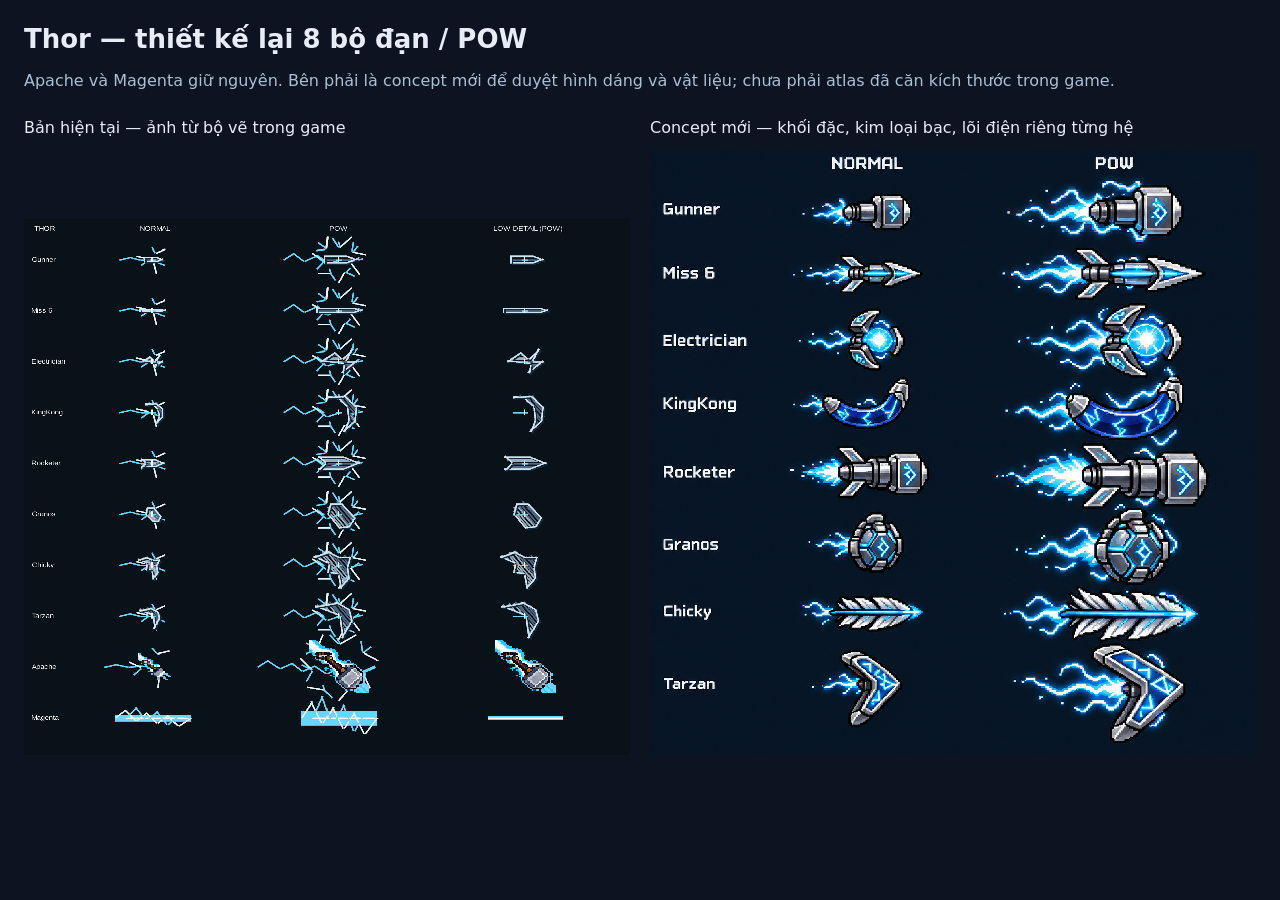
<file: art/concepts/thor-all-classes/thor-projectiles-v2-review.html>
<!doctype html><html lang="vi"><meta charset="utf-8"><title>Thor — thiết kế lại đạn và POW</title>
<style>body{margin:24px;background:#0b1420;color:#e5edf7;font:16px system-ui}h1{font-size:26px}p{color:#acbfd4}main{display:grid;grid-template-columns:1fr 1fr;gap:20px}img{width:100%;image-rendering:pixelated}a{color:#8ddfff}@media(max-width:800px){main{grid-template-columns:1fr}}figure{margin:0}figcaption{margin:12px 0}</style>
<h1>Thor — thiết kế lại 8 bộ đạn / POW</h1><p>Apache và Magenta giữ nguyên. Bên phải là concept mới để duyệt hình dáng và vật liệu; chưa phải atlas đã căn kích thước trong game.</p>
<main><figure><figcaption>Bản hiện tại — ảnh từ bộ vẽ trong game</figcaption><a href="thor-projectiles-runtime-v1.png"><img src="thor-projectiles-runtime-v1.png"></a></figure><figure><figcaption>Concept mới — khối đặc, kim loại bạc, lõi điện riêng từng hệ</figcaption><a href="thor-projectiles-concept-v2.png"><img src="thor-projectiles-concept-v2.png"></a></figure></main></html>
</file>
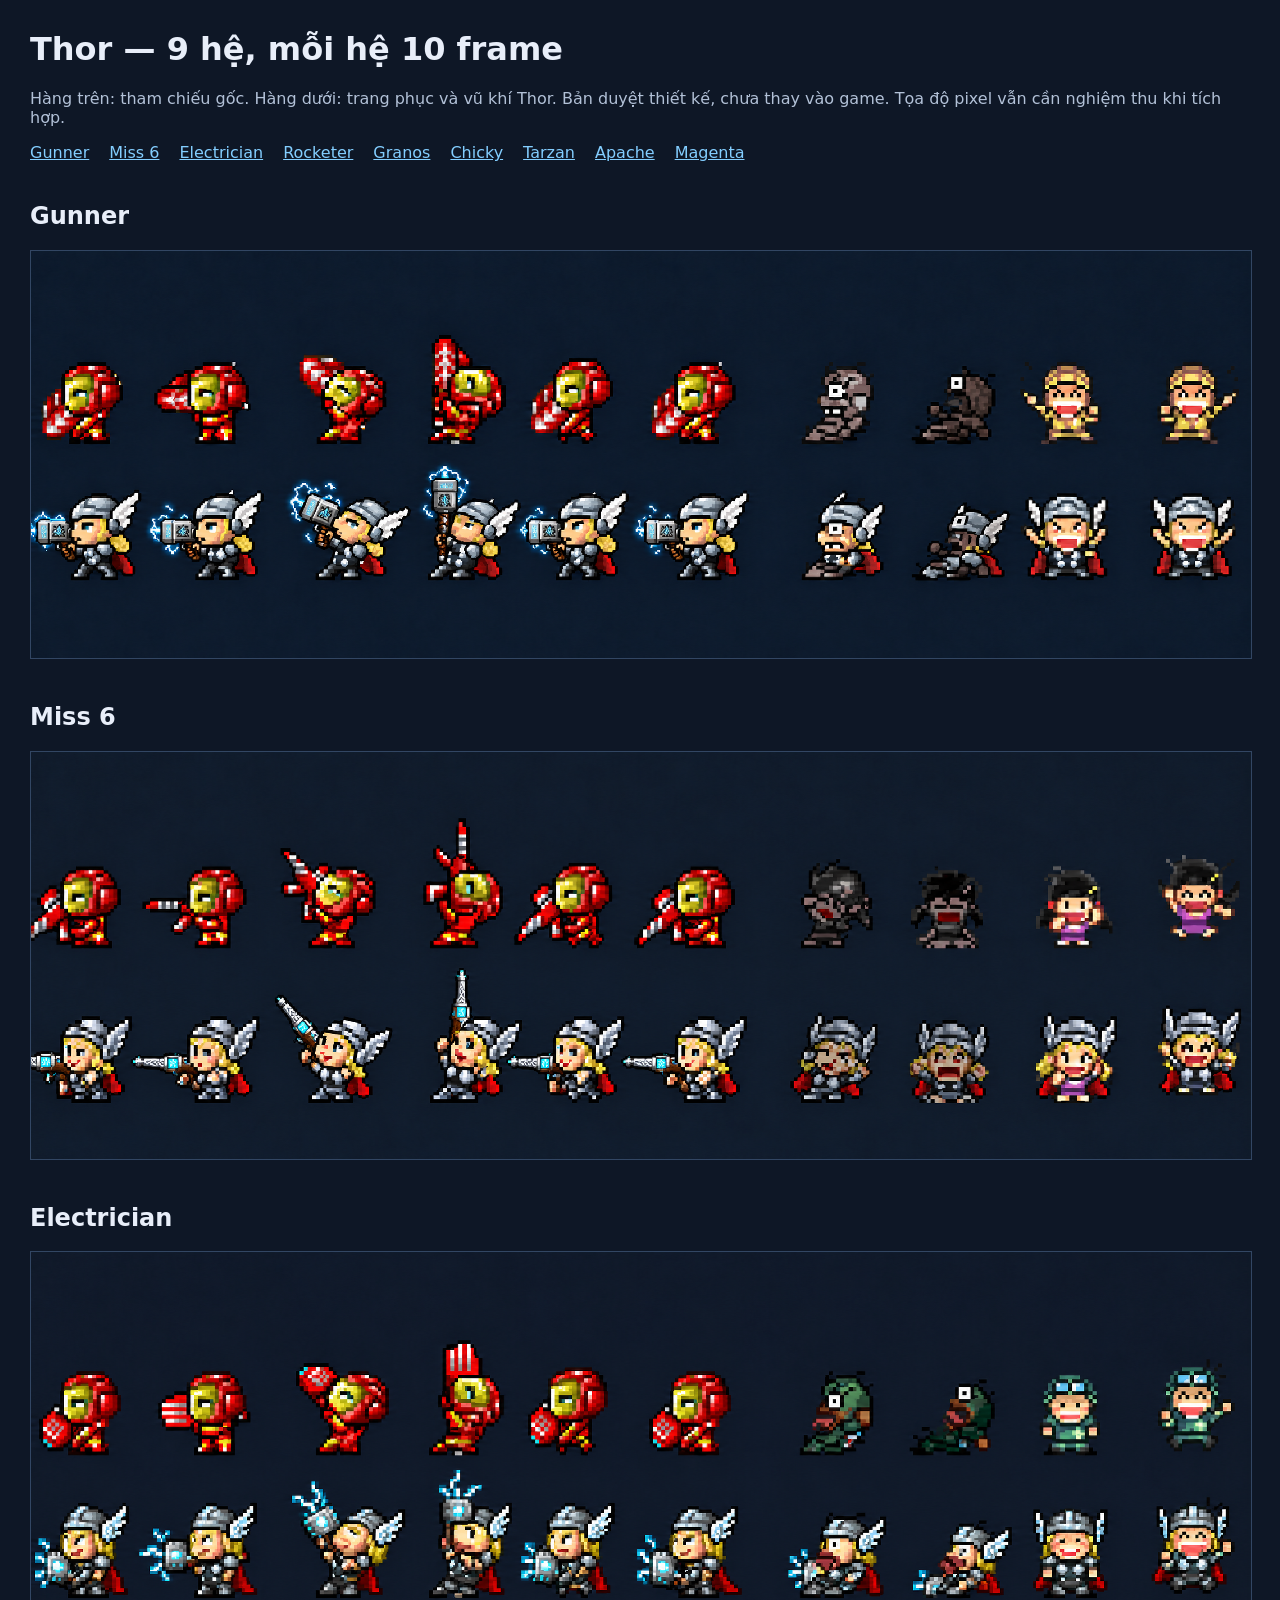
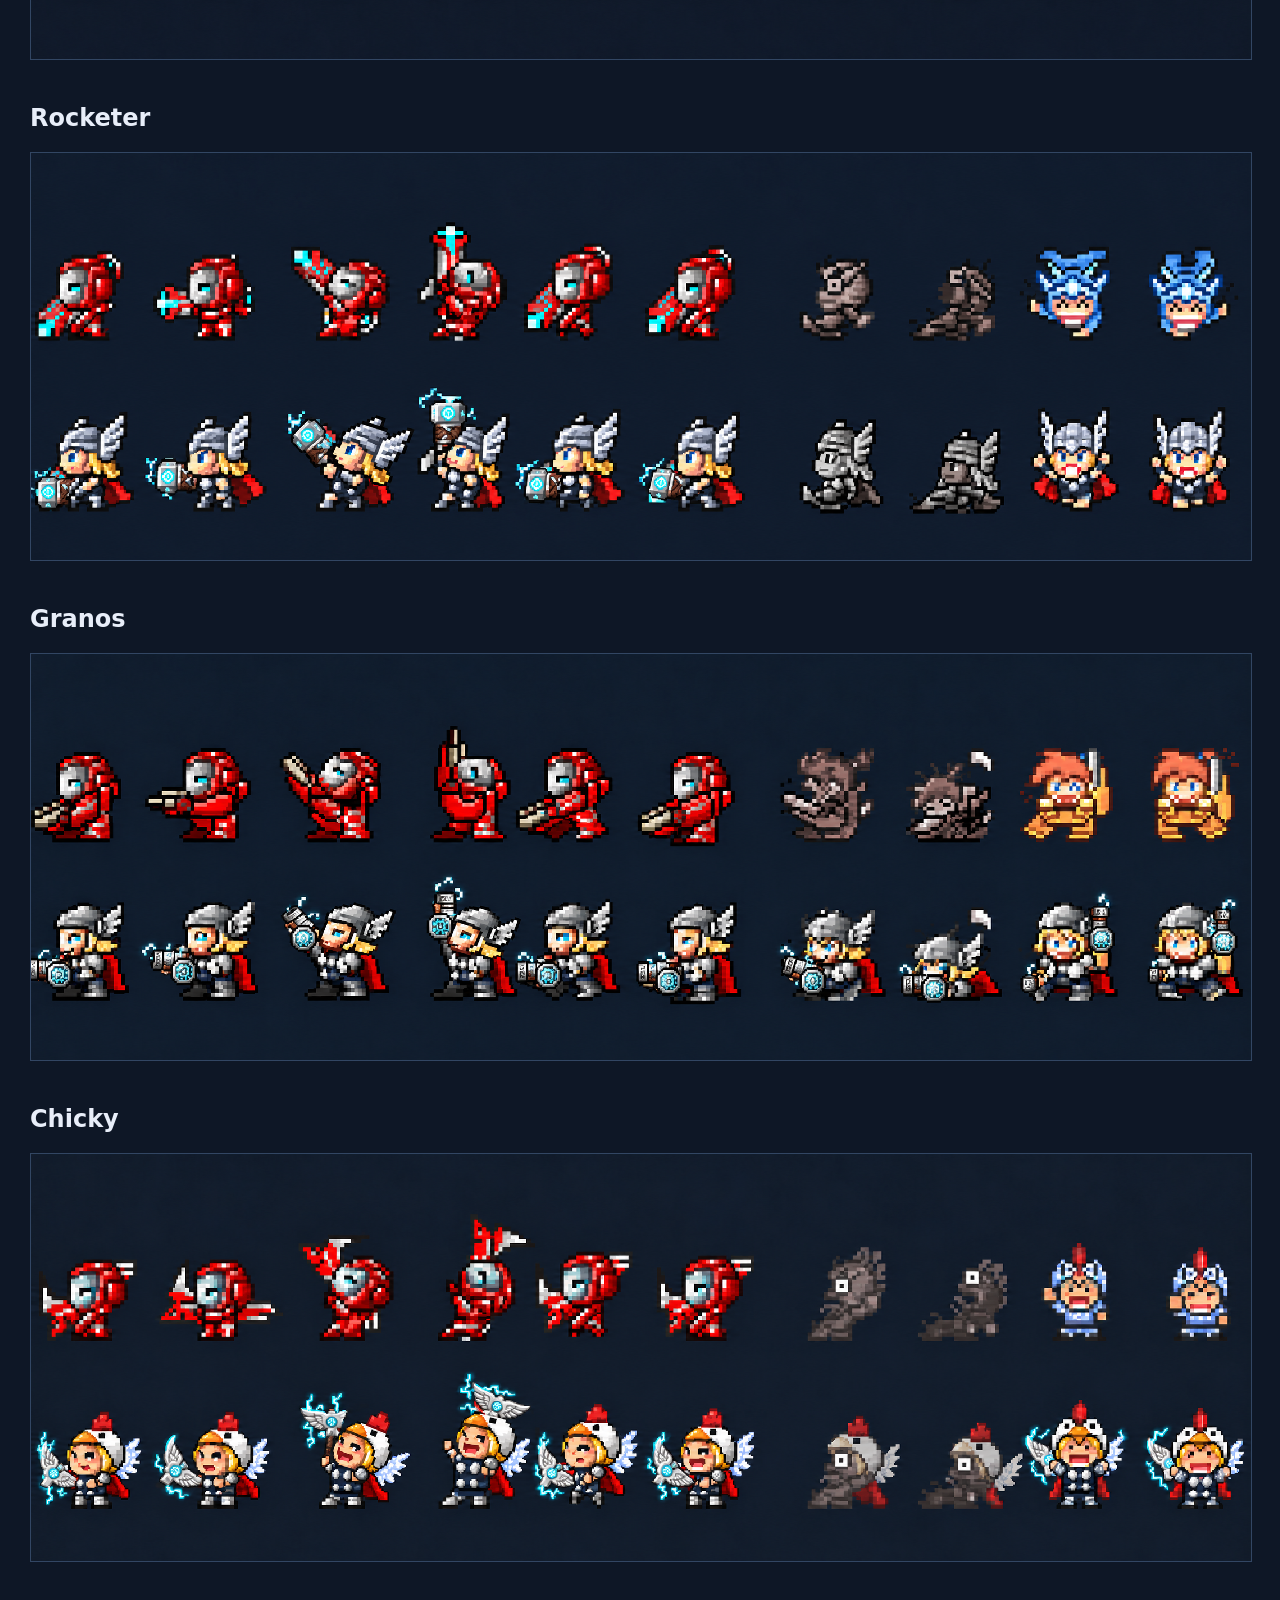
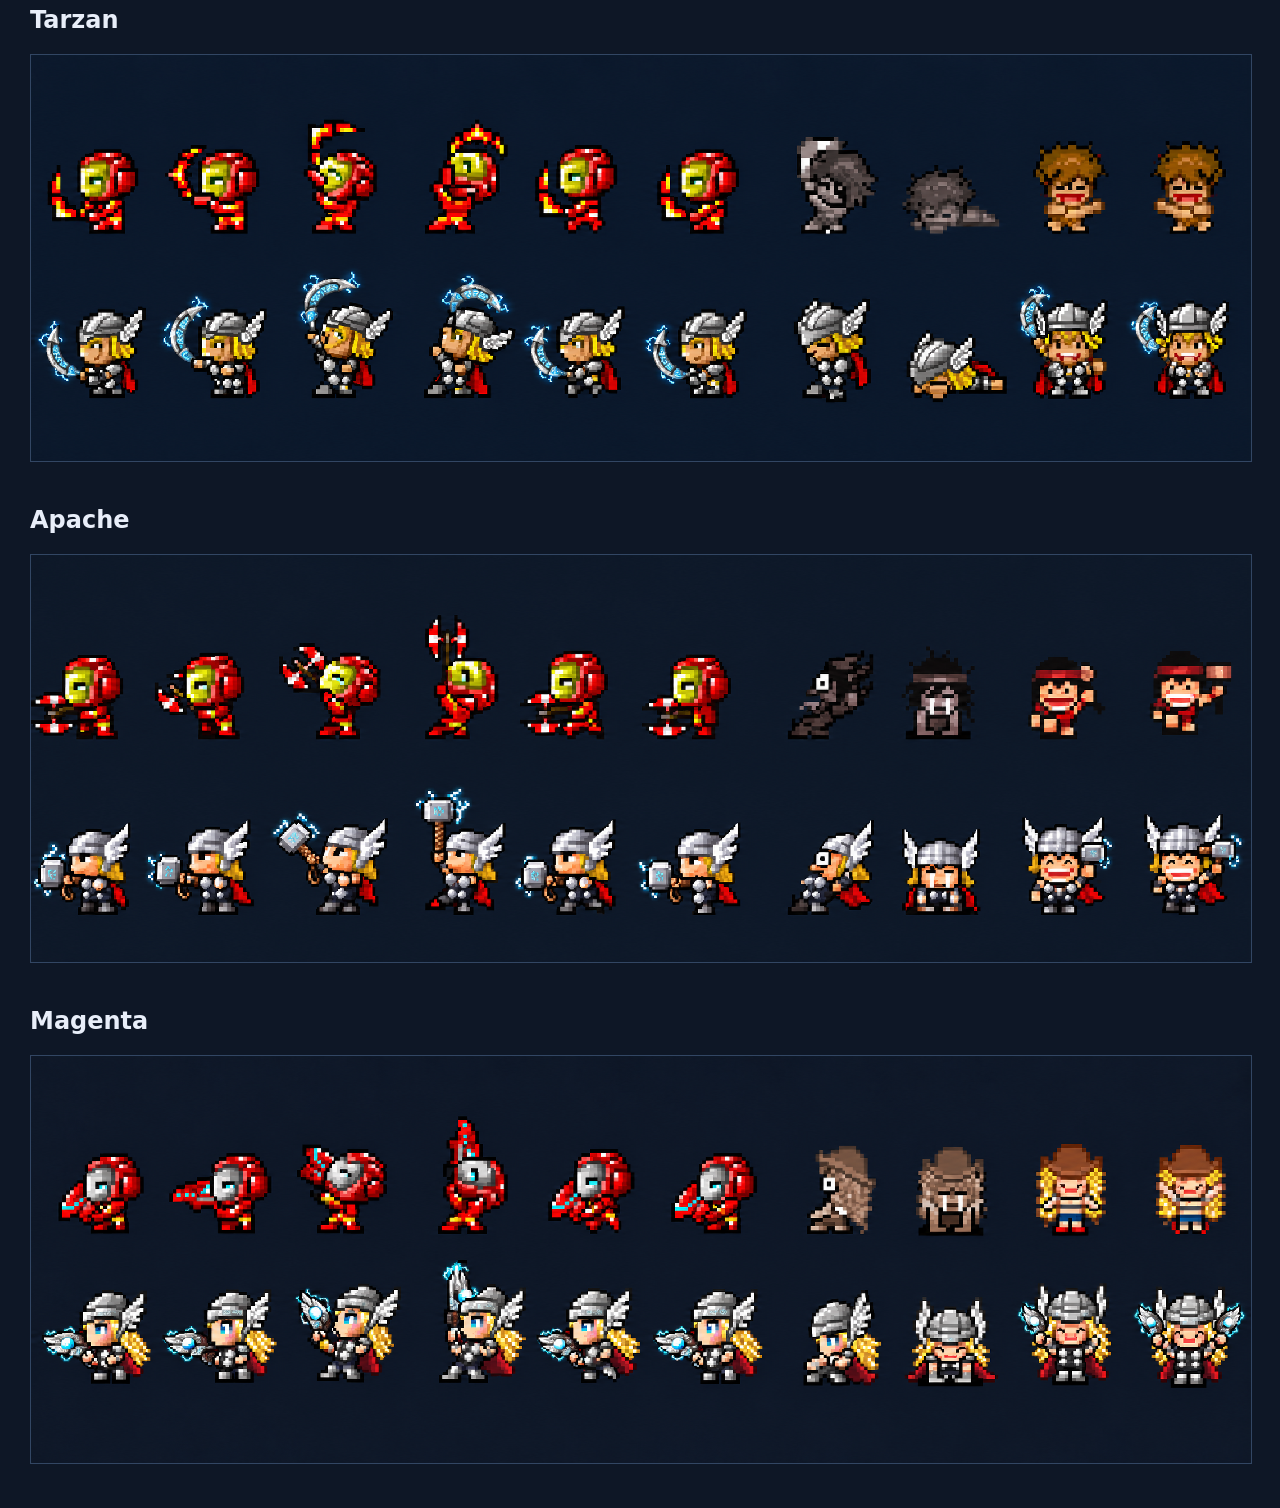
<file: art/concepts/thor-all-classes/thor-v12-review.html>
<!doctype html><meta charset="utf-8"><title>Thor — 10 frame và vũ khí riêng</title><style>body{background:#0e1726;color:#e8eef9;font:16px system-ui;margin:30px}a{color:#83ceff}nav{display:flex;gap:20px;flex-wrap:wrap}section{margin:40px 0}img{width:100%;image-rendering:pixelated;border:1px solid #324663}p{color:#b2c1d7}</style><h1>Thor — 9 hệ, mỗi hệ 10 frame</h1><p>Hàng trên: tham chiếu gốc. Hàng dưới: trang phục và vũ khí Thor. Bản duyệt thiết kế, chưa thay vào game. Tọa độ pixel vẫn cần nghiệm thu khi tích hợp.</p><nav><a href="#gunner">Gunner</a><a href="#miss6">Miss 6</a><a href="#electrician">Electrician</a><a href="#rocketer">Rocketer</a><a href="#granos">Granos</a><a href="#chicky">Chicky</a><a href="#tarzan">Tarzan</a><a href="#apache">Apache</a><a href="#magenta">Magenta</a></nav><section id="gunner"><h2>Gunner</h2><a href="gunner-thor-weapons-v12.png"><img src="gunner-thor-weapons-v12.png" alt="Gunner — 10 frame Thor"></a></section><section id="miss6"><h2>Miss 6</h2><a href="miss6-thor-weapons-v12.png"><img src="miss6-thor-weapons-v12.png" alt="Miss 6 — 10 frame Thor"></a></section><section id="electrician"><h2>Electrician</h2><a href="electrician-thor-weapons-v12.png"><img src="electrician-thor-weapons-v12.png" alt="Electrician — 10 frame Thor"></a></section><section id="rocketer"><h2>Rocketer</h2><a href="rocketer-thor-weapons-v12.png"><img src="rocketer-thor-weapons-v12.png" alt="Rocketer — 10 frame Thor"></a></section><section id="granos"><h2>Granos</h2><a href="granos-thor-weapons-v12.png"><img src="granos-thor-weapons-v12.png" alt="Granos — 10 frame Thor"></a></section><section id="chicky"><h2>Chicky</h2><a href="chicky-thor-weapons-v12.png"><img src="chicky-thor-weapons-v12.png" alt="Chicky — 10 frame Thor"></a></section><section id="tarzan"><h2>Tarzan</h2><a href="tarzan-thor-weapons-v12.png"><img src="tarzan-thor-weapons-v12.png" alt="Tarzan — 10 frame Thor"></a></section><section id="apache"><h2>Apache</h2><a href="apache-thor-weapons-v12.png"><img src="apache-thor-weapons-v12.png" alt="Apache — 10 frame Thor"></a></section><section id="magenta"><h2>Magenta</h2><a href="magenta-thor-weapons-v12.png"><img src="magenta-thor-weapons-v12.png" alt="Magenta — 10 frame Thor"></a></section>
</file>
